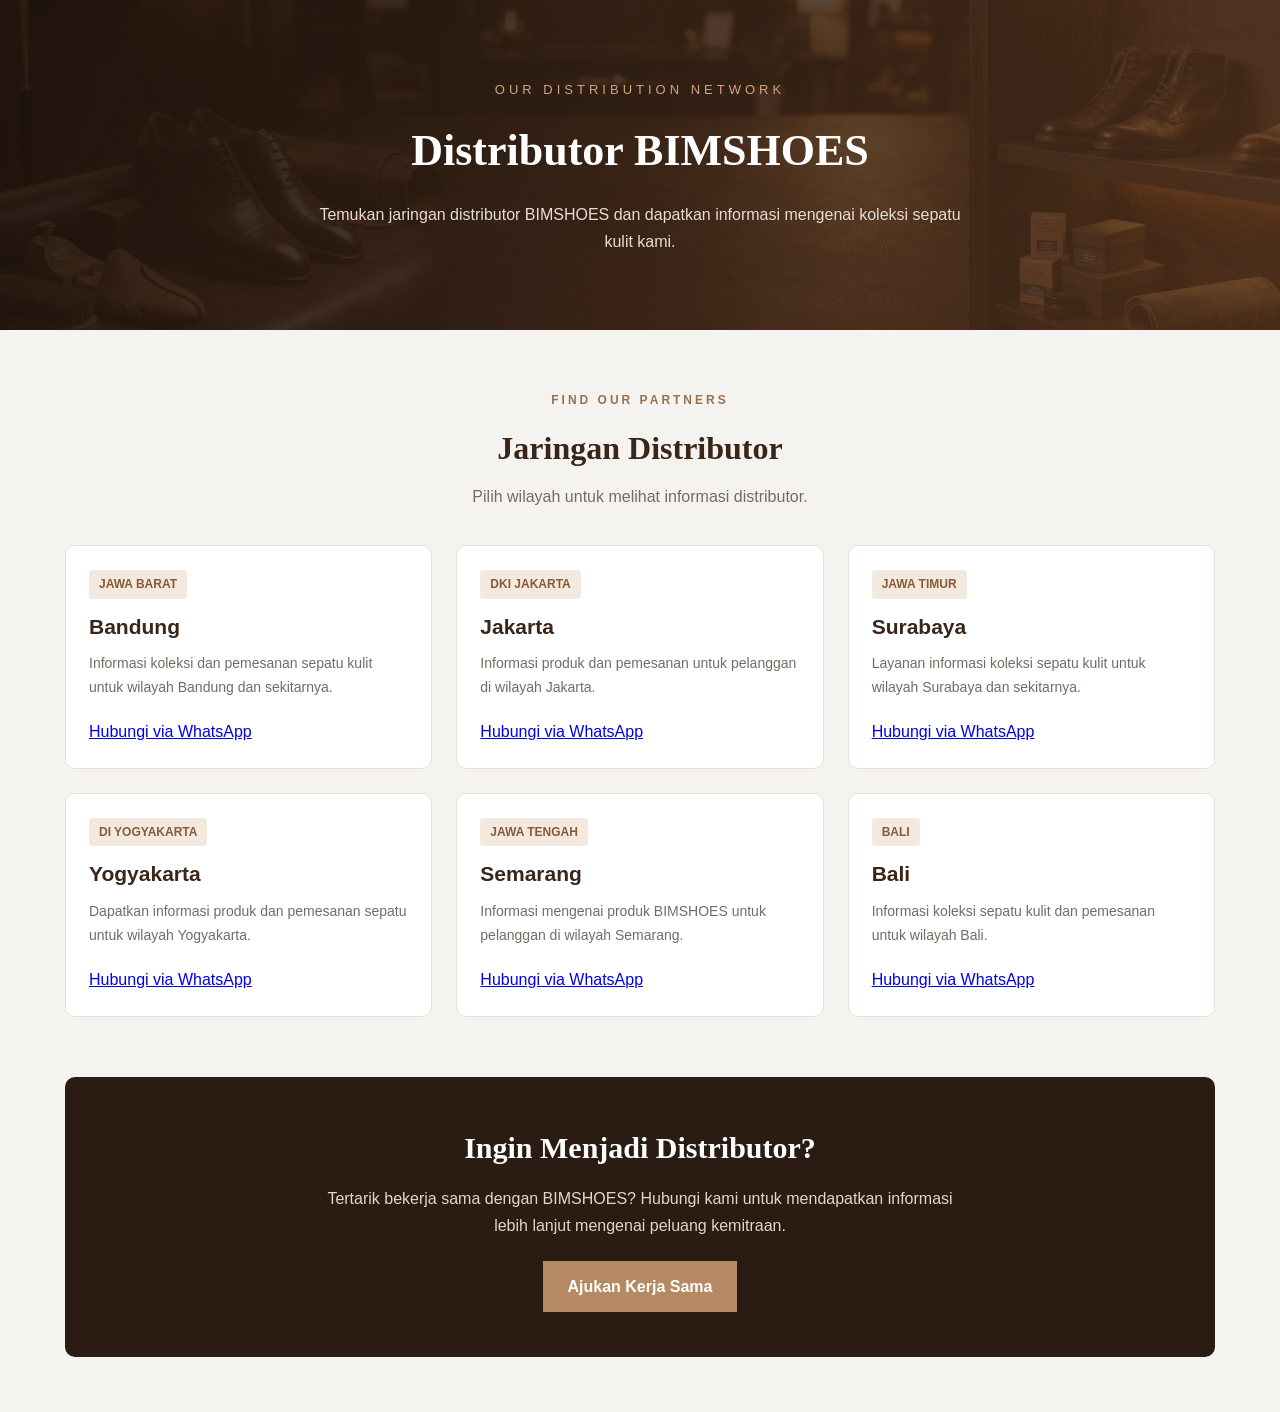
<file: distributor.html>
<!DOCTYPE html>
<html lang="id">
<head>
    <meta charset="UTF-8">
    <meta name="viewport" content="width=device-width, initial-scale=1.0">
    <title>Distributor - BIMSHOES</title>

    <style>
        * {
            margin: 0;
            padding: 0;
            box-sizing: border-box;
        }

        body {
            font-family: "Segoe UI", Arial, sans-serif;
            background: #f5f3f0;
            color: #29221d;
            line-height: 1.7;
        }

        /* BANNER */
        .distributor-hero {
            background:
                linear-gradient(
                    120deg,
                    rgba(28, 18, 12, .94),
                    rgba(87, 54, 32, .78)
                ),
                url("img/18.jpg");

            background-size: cover;
            background-position: center;
            padding: 75px 25px;
            text-align: center;
            color: white;
        }

        .distributor-hero span {
            color: #d0a47c;
            font-size: 13px;
            letter-spacing: 4px;
            text-transform: uppercase;
        }

        .distributor-hero h1 {
            font-family: Georgia, serif;
            font-size: 44px;
            margin: 12px 0;
        }

        .distributor-hero p {
            max-width: 650px;
            margin: auto;
            color: #e7ddd4;
        }

        /* KONTEN */
        .container {
            max-width: 1200px;
            margin: 55px auto;
            padding: 0 25px;
        }

        .section-heading {
            text-align: center;
            margin-bottom: 35px;
        }

        .section-heading span {
            color: #9b704d;
            font-size: 12px;
            font-weight: bold;
            letter-spacing: 3px;
            text-transform: uppercase;
        }

        .section-heading h2 {
            font-family: Georgia, serif;
            font-size: 32px;
            color: #392619;
            margin-top: 8px;
        }

        .section-heading p {
            color: #756b63;
            margin-top: 8px;
        }

        /* KARTU DISTRIBUTOR */
        .distributor-grid {
            display: grid;
            grid-template-columns: repeat(3, 1fr);
            gap: 24px;
        }

        .distributor-card {
            background: white;
            border: 1px solid #e9dfd5;
            border-radius: 10px;
            overflow: hidden;
            transition: .3s;
        }

        .distributor-card:hover {
            transform: translateY(-6px);
            box-shadow: 0 14px 30px rgba(42, 30, 20, .1);
        }

        .distributor-card img {
            display: block;
            width: 100%;
            height: 220px;
            object-fit: cover;
        }

        .card-content {
            padding: 23px;
        }

        .region {
            display: inline-block;
            color: #875b37;
            background: #f3e9df;
            padding: 4px 10px;
            border-radius: 4px;
            font-size: 12px;
            font-weight: bold;
            margin-bottom: 10px;
        }

        .card-content h3 {
            color: #392619;
            font-size: 21px;
            margin-bottom: 8px;
        }

        .card-content p {
            color: #756b63;
            font-size: 14px;
            margin-bottom: 18px;
        }

        .contact-button {
            display: block;
            text-align: center;
            padding: 11px;
            background: #2b1c13;
            color: white;
            text-decoration: none;
            font-size: 13px;
            font-weight: bold;
            transition: .3s;
        }

        .contact-button:hover {
            background: #754b2b;
        }

        /* KERJA SAMA */
        .partnership {
            margin-top: 60px;
            padding: 45px 30px;
            text-align: center;
            background: #2b1c13;
            color: white;
            border-radius: 10px;
        }

        .partnership h2 {
            font-family: Georgia, serif;
            font-size: 30px;
            margin-bottom: 12px;
        }

        .partnership p {
            color: #e5d5c7;
            max-width: 650px;
            margin: 0 auto 22px;
        }

        .partnership a {
            display: inline-block;
            background: #b58a62;
            color: white;
            padding: 12px 25px;
            text-decoration: none;
            font-weight: bold;
            transition: .3s;
        }

        .partnership a:hover {
            background: #90643f;
        }

        /* RESPONSIVE */
        @media (max-width: 800px) {
            .distributor-grid {
                grid-template-columns: repeat(2, 1fr);
            }

            .distributor-hero h1 {
                font-size: 36px;
            }
        }

        @media (max-width: 550px) {
            .distributor-grid {
                grid-template-columns: 1fr;
            }

            .distributor-hero {
                padding: 55px 20px;
            }

            .distributor-hero h1 {
                font-size: 30px;
            }

            .section-heading h2 {
                font-size: 27px;
            }

            .container {
                padding: 0 15px;
                margin: 35px auto;
            }
        }
    </style>
</head>

<body>

    <!-- BANNER -->
    <section class="distributor-hero">
        <span>Our Distribution Network</span>

        <h1>Distributor BIMSHOES</h1>

        <p>
            Temukan jaringan distributor BIMSHOES dan dapatkan
            informasi mengenai koleksi sepatu kulit kami.
        </p>
    </section>


    <!-- DAFTAR DISTRIBUTOR -->
    <main class="container">

        <div class="section-heading">
            <span>Find Our Partners</span>
            <h2>Jaringan Distributor</h2>
            <p>
                Pilih wilayah untuk melihat informasi distributor.
            </p>
        </div>

        <div class="distributor-grid">

            <!-- BANDUNG -->
            <article class="distributor-card">
               
                <div class="card-content">
                    <span class="region">JAWA BARAT</span>
                    <h3>Bandung</h3>
                    <p>
                        Informasi koleksi dan pemesanan sepatu
                        kulit untuk wilayah Bandung dan sekitarnya.
                    </p>
                    <a href="https://wa.me/6285220885859"
                class="whatsapp-link"
                target="_blank"
                rel="noopener noreferrer"
            >
                Hubungi via WhatsApp

                    </a>
                </div>
            </article>

            <!-- JAKARTA -->
            <article class="distributor-card">
                
                <div class="card-content">
                    <span class="region">DKI JAKARTA</span>
                    <h3>Jakarta</h3>
                    <p>
                        Informasi produk dan pemesanan untuk
                        pelanggan di wilayah Jakarta.
                    </p>
                    <a href="https://wa.me/6285220885859"
                class="whatsapp-link"
                target="_blank"
                rel="noopener noreferrer"
            >
                Hubungi via WhatsApp

                    </a>
                </div>
            </article>

            <!-- SURABAYA -->
            <article class="distributor-card">
                               <div class="card-content">
                    <span class="region">JAWA TIMUR</span>
                    <h3>Surabaya</h3>
                    <p>
                        Layanan informasi koleksi sepatu kulit
                        untuk wilayah Surabaya dan sekitarnya.
                    </p>
                    <a href="https://wa.me/6285220885859"
                class="whatsapp-link"
                target="_blank"
                rel="noopener noreferrer"
            >
                Hubungi via WhatsApp
                    </a>
                </div>
            </article>

            <!-- YOGYAKARTA -->
            <article class="distributor-card">
                              <div class="card-content">
                    <span class="region">DI YOGYAKARTA</span>
                    <h3>Yogyakarta</h3>
                    <p>
                        Dapatkan informasi produk dan pemesanan
                        sepatu untuk wilayah Yogyakarta.
                    </p>
                    <a href="https://wa.me/6285220885859"
                class="whatsapp-link"
                target="_blank"
                rel="noopener noreferrer"
            >
                Hubungi via WhatsApp
                    </a>
                </div>
            </article>

            <!-- SEMARANG -->
            <article class="distributor-card">
               
                <div class="card-content">
                    <span class="region">JAWA TENGAH</span>
                    <h3>Semarang</h3>
                    <p>
                        Informasi mengenai produk BIMSHOES
                        untuk pelanggan di wilayah Semarang.
                    </p>
                    <a href="https://wa.me/6285220885859"
                class="whatsapp-link"
                target="_blank"
                rel="noopener noreferrer"
            >
                Hubungi via WhatsApp

                    </a>
                </div>
            </article>

            <!-- BALI -->
            <article class="distributor-card">
                
                <div class="card-content">
                    <span class="region">BALI</span>
                    <h3>Bali</h3>
                    <p>
                        Informasi koleksi sepatu kulit dan
                        pemesanan untuk wilayah Bali.
                    </p>
                    <a href="https://wa.me/6285220885859"
                class="whatsapp-link"
                target="_blank"
                rel="noopener noreferrer"
            >
                Hubungi via WhatsApp
                    </a>
                </div>
            </article>

        </div>


        <!-- KERJA SAMA -->
        <section class="partnership">
            <h2>Ingin Menjadi Distributor?</h2>

            <p>
                Tertarik bekerja sama dengan BIMSHOES?
                Hubungi kami untuk mendapatkan informasi lebih lanjut
                mengenai peluang kemitraan.
            </p>

             <a href="https://wa.me/6285220885859"
                class="whatsapp-link"
                target="_blank"
                rel="noopener noreferrer"
            >
                Ajukan Kerja Sama
                    </a>
        </section>

    </main>

</body>
</html>
</file>
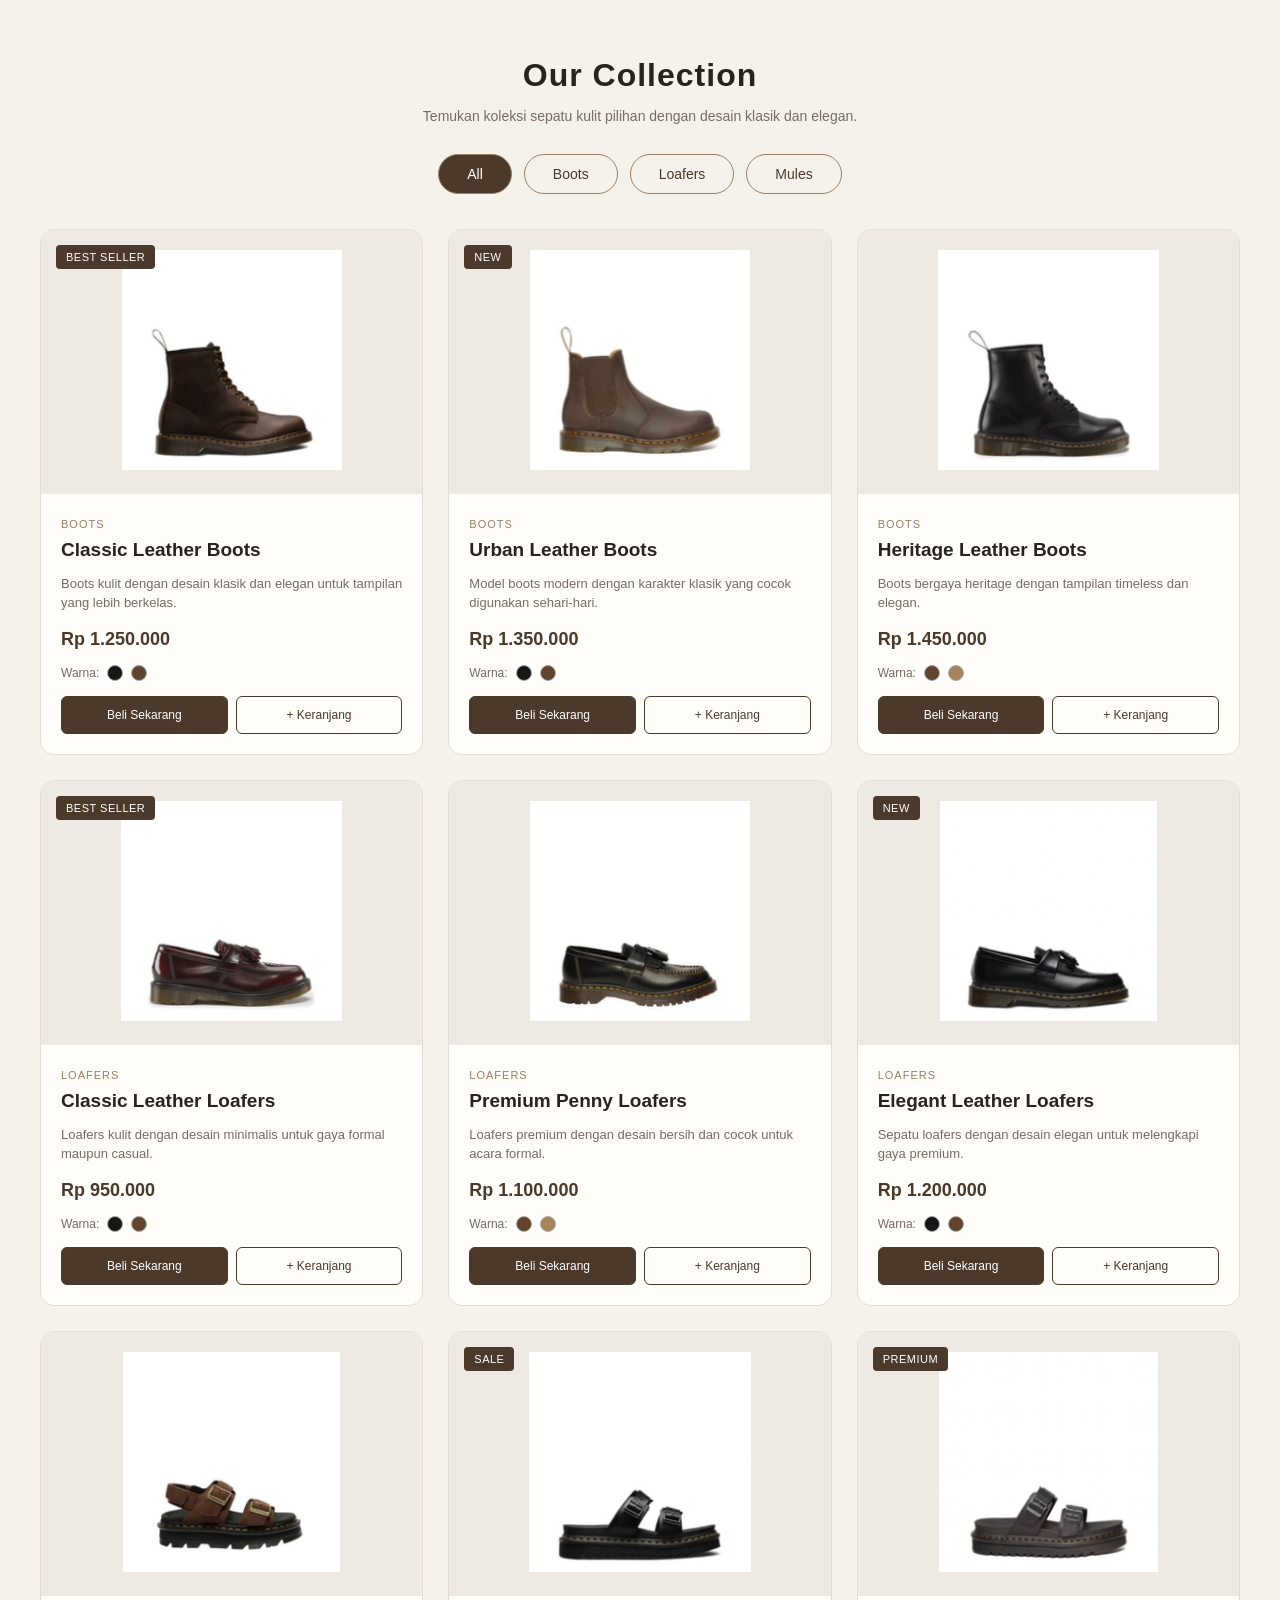
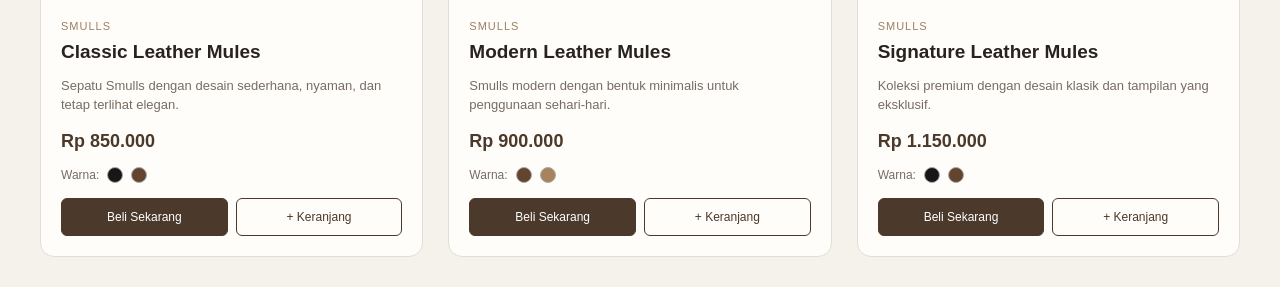
<file: products.html>
<!DOCTYPE html>
<html>
<head>
    <title>Products - Toko Sepatu Kulit</title>

    <style>
        * {
            box-sizing: border-box;
        }

        body {
            font-family: Arial, sans-serif;
            margin: 0;
            padding: 30px;
            background: #f5f1eb;
            color: #29231f;
        }

        /* JUDUL */
        .header-produk {
            text-align: center;
            margin-bottom: 30px;
        }

        .header-produk h2 {
            font-size: 32px;
            letter-spacing: 1px;
            color: #29231f;
            margin-bottom: 8px;
        }

        .header-produk p {
            color: #766c64;
            font-size: 14px;
        }


        /* PILIHAN KATEGORI */
        .kategori {
            display: flex;
            justify-content: center;
            gap: 12px;
            margin-bottom: 35px;
            flex-wrap: wrap;
        }

        .kategori button {
            padding: 11px 28px;
            border: 1px solid #9b8065;
            background: transparent;
            color: #4b392b;
            border-radius: 25px;
            cursor: pointer;
            font-size: 14px;
            transition: 0.3s;
        }

        .kategori button:hover {
            background: #4b392b;
            color: white;
        }

        .kategori .aktif {
            background: #4b392b;
            color: white;
        }


        /* CONTAINER PRODUK */
        .produk-container {
            max-width: 1200px;
            margin: auto;
            display: grid;
            grid-template-columns: repeat(3, 1fr);
            gap: 25px;
        }


        /* CARD PRODUK */
        .produk {
            background: #fffdf9;
            border-radius: 14px;
            overflow: hidden;
            border: 1px solid #e4ddd5;
            transition: 0.3s;
        }

        .produk:hover {
            transform: translateY(-6px);
            box-shadow: 0 15px 30px rgba(55, 42, 31, 0.13);
        }


        /* GAMBAR */
        .gambar-produk {
            position: relative;
            background: #eee9e2;
            padding: 20px;
        }

        .gambar-produk img {
            width: 100%;
            height: 220px;
            object-fit: contain;
        }

        .label {
            position: absolute;
            top: 15px;
            left: 15px;
            background: #4b392b;
            color: white;
            padding: 6px 10px;
            border-radius: 4px;
            font-size: 11px;
            letter-spacing: 0.5px;
        }


        /* INFO PRODUK */
        .info-produk {
            padding: 20px;
        }

        .kategori-produk {
            font-size: 11px;
            color: #9b8065;
            text-transform: uppercase;
            letter-spacing: 1px;
        }

        .produk h3 {
            margin: 7px 0;
            color: #29231f;
            font-size: 19px;
        }

        .deskripsi {
            font-size: 13px;
            color: #766c64;
            line-height: 1.5;
            min-height: 40px;
        }

        .harga {
            font-size: 18px;
            font-weight: bold;
            color: #4b392b;
            margin: 15px 0;
        }


        /* WARNA */
        .warna {
            display: flex;
            align-items: center;
            gap: 8px;
            font-size: 12px;
            color: #766c64;
            margin-bottom: 15px;
        }

        .bulat {
            width: 16px;
            height: 16px;
            border-radius: 50%;
            display: inline-block;
            border: 1px solid #aaa;
        }

        .hitam {
            background: #171717;
        }

        .coklat {
            background: #63452f;
        }

        .tan {
            background: #a9825e;
        }


        /* TOMBOL */
        .tombol {
            display: flex;
            gap: 8px;
        }

        .beli,
        .keranjang {
            flex: 1;
            padding: 11px 8px;
            border-radius: 6px;
            cursor: pointer;
            font-size: 12px;
            transition: 0.3s;
        }

        .beli {
            background: #4b392b;
            color: white;
            border: 1px solid #4b392b;
        }

        .beli:hover {
            background: #29231f;
        }

        .keranjang {
            background: transparent;
            color: #4b392b;
            border: 1px solid #4b392b;
        }

        .keranjang:hover {
            background: #eee6dd;
        }


        /* RESPONSIVE */
        @media (max-width: 850px) {
            .produk-container {
                grid-template-columns: repeat(2, 1fr);
            }
        }

        @media (max-width: 550px) {
            body {
                padding: 20px;
            }

            .produk-container {
                grid-template-columns: 1fr;
            }

            .header-produk h2 {
                font-size: 26px;
            }
        }
    </style>
</head>

<body>

    <div class="header-produk">
        <h2>Our Collection</h2>
        <p>
            Temukan koleksi sepatu kulit pilihan dengan desain klasik dan elegan.
        </p>
    </div>


    <!-- KATEGORI -->
    <div class="kategori">

        <button class="aktif">All</button>
        <button>Boots</button>
        <button>Loafers</button>
        <button>Mules</button>

    </div>


    <!-- PRODUK -->
    <div class="produk-container">


        <!-- PRODUK 1 -->
        <div class="produk">

            <div class="gambar-produk">
                <span class="label">BEST SELLER</span>
                <img src="img/t1.png">
            </div>

            <div class="info-produk">
                <span class="kategori-produk">Boots</span>

                <h3>Classic Leather Boots</h3>

                <p class="deskripsi">
                    Boots kulit dengan desain klasik dan elegan
                    untuk tampilan yang lebih berkelas.
                </p>

                <p class="harga">Rp 1.250.000</p>

                <div class="warna">
                    Warna:
                    <span class="bulat hitam"></span>
                    <span class="bulat coklat"></span>
                </div>

                <div class="tombol">
                    <button class="beli">Beli Sekarang</button>
                    <button class="keranjang">+ Keranjang</button>
                </div>
            </div>

        </div>


        <!-- PRODUK 2 -->
        <div class="produk">

            <div class="gambar-produk">
                <span class="label">NEW</span>
                <img src="img/t2.png">
            </div>

            <div class="info-produk">
                <span class="kategori-produk">Boots</span>

                <h3>Urban Leather Boots</h3>

                <p class="deskripsi">
                    Model boots modern dengan karakter klasik
                    yang cocok digunakan sehari-hari.
                </p>

                <p class="harga">Rp 1.350.000</p>

                <div class="warna">
                    Warna:
                    <span class="bulat hitam"></span>
                    <span class="bulat coklat"></span>
                </div>

                <div class="tombol">
                    <button class="beli">Beli Sekarang</button>
                    <button class="keranjang">+ Keranjang</button>
                </div>
            </div>

        </div>


        <!-- PRODUK 3 -->
        <div class="produk">

            <div class="gambar-produk">
                <img src="img/t3.png">
            </div>

            <div class="info-produk">
                <span class="kategori-produk">Boots</span>

                <h3>Heritage Leather Boots</h3>

                <p class="deskripsi">
                    Boots bergaya heritage dengan tampilan
                    timeless dan elegan.
                </p>

                <p class="harga">Rp 1.450.000</p>

                <div class="warna">
                    Warna:
                    <span class="bulat coklat"></span>
                    <span class="bulat tan"></span>
                </div>

                <div class="tombol">
                    <button class="beli">Beli Sekarang</button>
                    <button class="keranjang">+ Keranjang</button>
                </div>
            </div>

        </div>


        <!-- PRODUK 4 -->
        <div class="produk">

            <div class="gambar-produk">
                <span class="label">BEST SELLER</span>
                <img src="img/s1.png">
            </div>

            <div class="info-produk">
                <span class="kategori-produk">Loafers</span>

                <h3>Classic Leather Loafers</h3>

                <p class="deskripsi">
                    Loafers kulit dengan desain minimalis
                    untuk gaya formal maupun casual.
                </p>

                <p class="harga">Rp 950.000</p>

                <div class="warna">
                    Warna:
                    <span class="bulat hitam"></span>
                    <span class="bulat coklat"></span>
                </div>

                <div class="tombol">
                    <button class="beli">Beli Sekarang</button>
                    <button class="keranjang">+ Keranjang</button>
                </div>
            </div>

        </div>


        <!-- PRODUK 5 -->
        <div class="produk">

            <div class="gambar-produk">
                <img src="img/s2.png">
            </div>

            <div class="info-produk">
                <span class="kategori-produk">Loafers</span>

                <h3>Premium Penny Loafers</h3>

                <p class="deskripsi">
                    Loafers premium dengan desain bersih
                    dan cocok untuk acara formal.
                </p>

                <p class="harga">Rp 1.100.000</p>

                <div class="warna">
                    Warna:
                    <span class="bulat coklat"></span>
                    <span class="bulat tan"></span>
                </div>

                <div class="tombol">
                    <button class="beli">Beli Sekarang</button>
                    <button class="keranjang">+ Keranjang</button>
                </div>
            </div>

        </div>


        <!-- PRODUK 6 -->
        <div class="produk">

            <div class="gambar-produk">
                <span class="label">NEW</span>
                <img src="img/s3.png">
            </div>

            <div class="info-produk">
                <span class="kategori-produk">Loafers</span>

                <h3>Elegant Leather Loafers</h3>

                <p class="deskripsi">
                    Sepatu loafers dengan desain elegan
                    untuk melengkapi gaya premium.
                </p>

                <p class="harga">Rp 1.200.000</p>

                <div class="warna">
                    Warna:
                    <span class="bulat hitam"></span>
                    <span class="bulat coklat"></span>
                </div>

                <div class="tombol">
                    <button class="beli">Beli Sekarang</button>
                    <button class="keranjang">+ Keranjang</button>
                </div>
            </div>

        </div>


        <!-- PRODUK 7 -->
        <div class="produk">

            <div class="gambar-produk">
                <img src="img/u1.png">
            </div>

            <div class="info-produk">
                <span class="kategori-produk">Smulls</span>

                <h3>Classic Leather Mules</h3>

                <p class="deskripsi">
                    Sepatu Smulls dengan desain sederhana,
                    nyaman, dan tetap terlihat elegan.
                </p>

                <p class="harga">Rp 850.000</p>

                <div class="warna">
                    Warna:
                    <span class="bulat hitam"></span>
                    <span class="bulat coklat"></span>
                </div>

                <div class="tombol">
                    <button class="beli">Beli Sekarang</button>
                    <button class="keranjang">+ Keranjang</button>
                </div>
            </div>

        </div>


        <!-- PRODUK 8 -->
        <div class="produk">

            <div class="gambar-produk">
                <span class="label">SALE</span>
                <img src="img/u2.png">
            </div>

            <div class="info-produk">
                <span class="kategori-produk">Smulls</span>

                <h3>Modern Leather Mules</h3>

                <p class="deskripsi">
                    Smulls modern dengan bentuk minimalis
                    untuk penggunaan sehari-hari.
                </p>

                <p class="harga">Rp 900.000</p>

                <div class="warna">
                    Warna:
                    <span class="bulat coklat"></span>
                    <span class="bulat tan"></span>
                </div>

                <div class="tombol">
                    <button class="beli">Beli Sekarang</button>
                    <button class="keranjang">+ Keranjang</button>
                </div>
            </div>

        </div>


        <!-- PRODUK 9 -->
        <div class="produk">

            <div class="gambar-produk">
                <span class="label">PREMIUM</span>
                <img src="img/u3.png">
            </div>

            <div class="info-produk">
                <span class="kategori-produk">Smulls</span>

                <h3>Signature Leather Mules</h3>

                <p class="deskripsi">
                    Koleksi premium dengan desain klasik
                    dan tampilan yang eksklusif.
                </p>

                <p class="harga">Rp 1.150.000</p>

                <div class="warna">
                    Warna:
                    <span class="bulat hitam"></span>
                    <span class="bulat coklat"></span>
                </div>

                <div class="tombol">
                    <button class="beli">Beli Sekarang</button>
                    <button class="keranjang">+ Keranjang</button>
                </div>
            </div>

        </div>

    </div>

</body>
</html>
</file>
